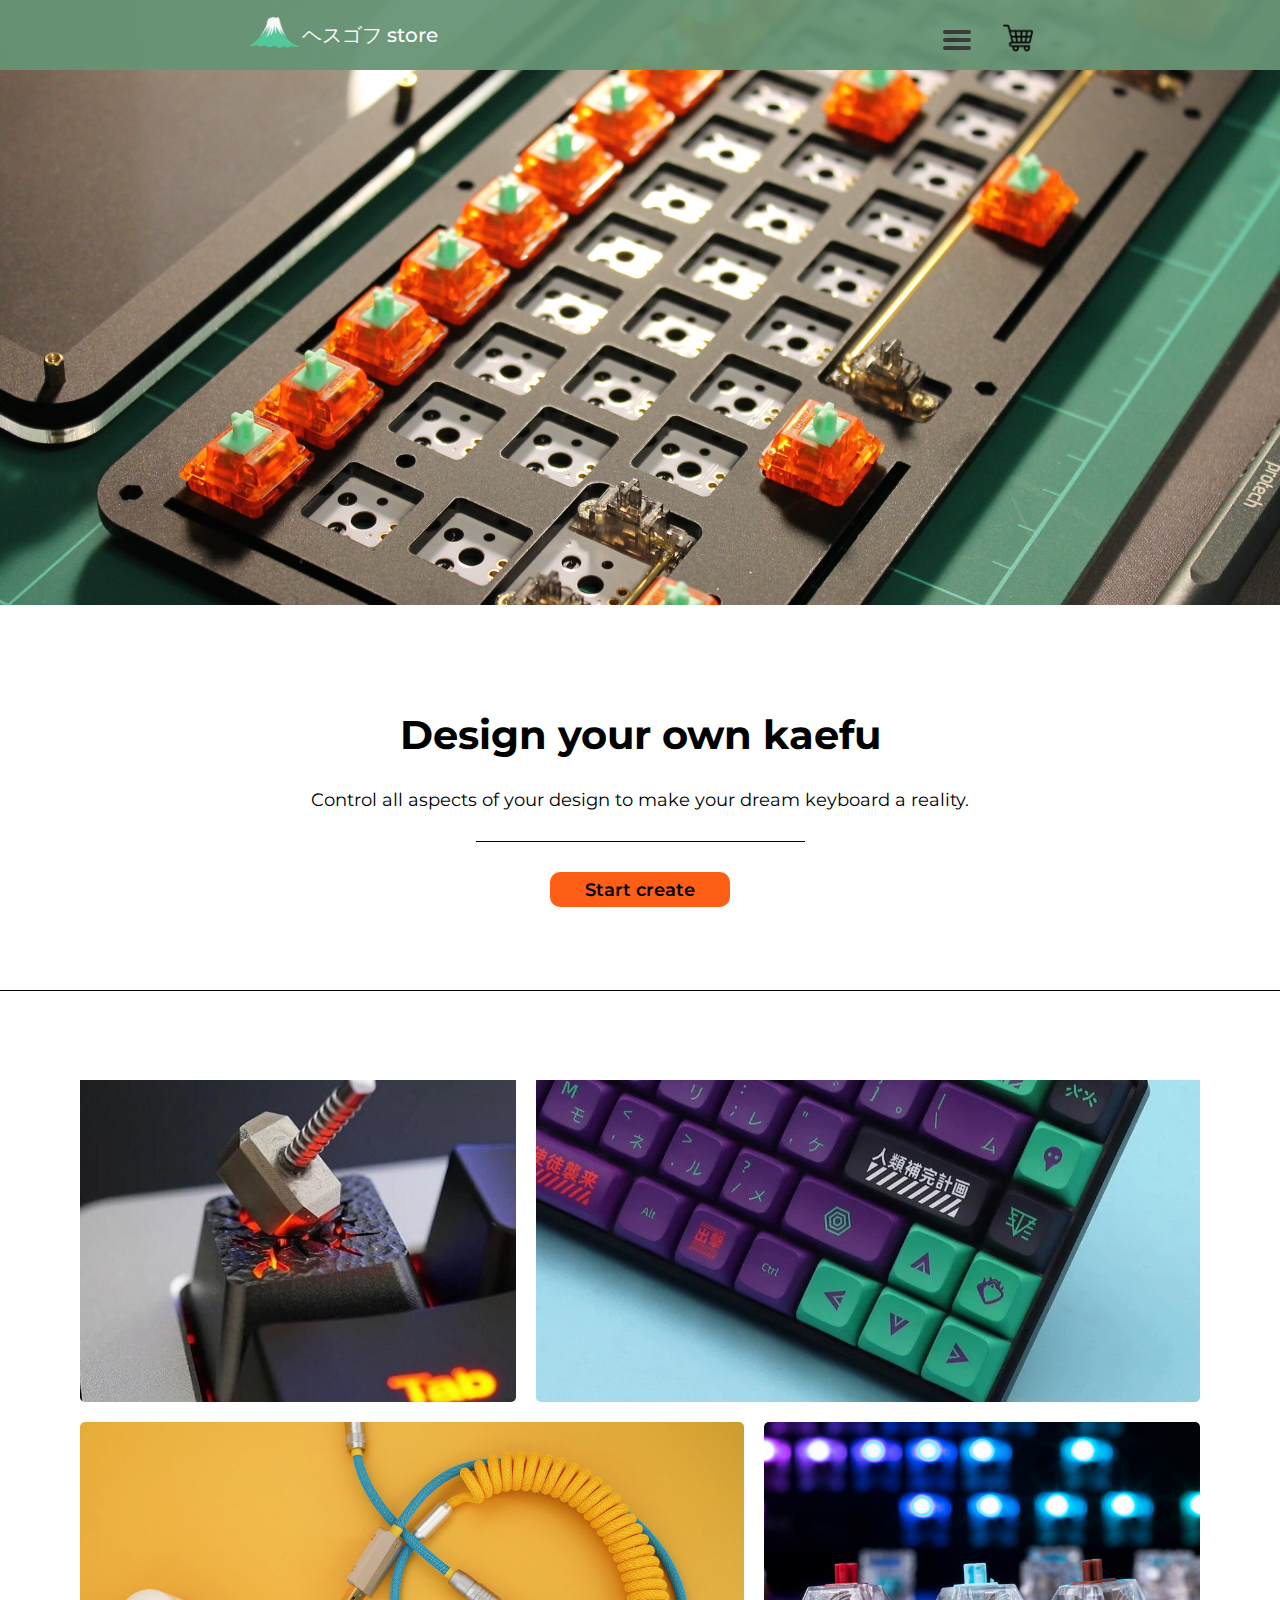
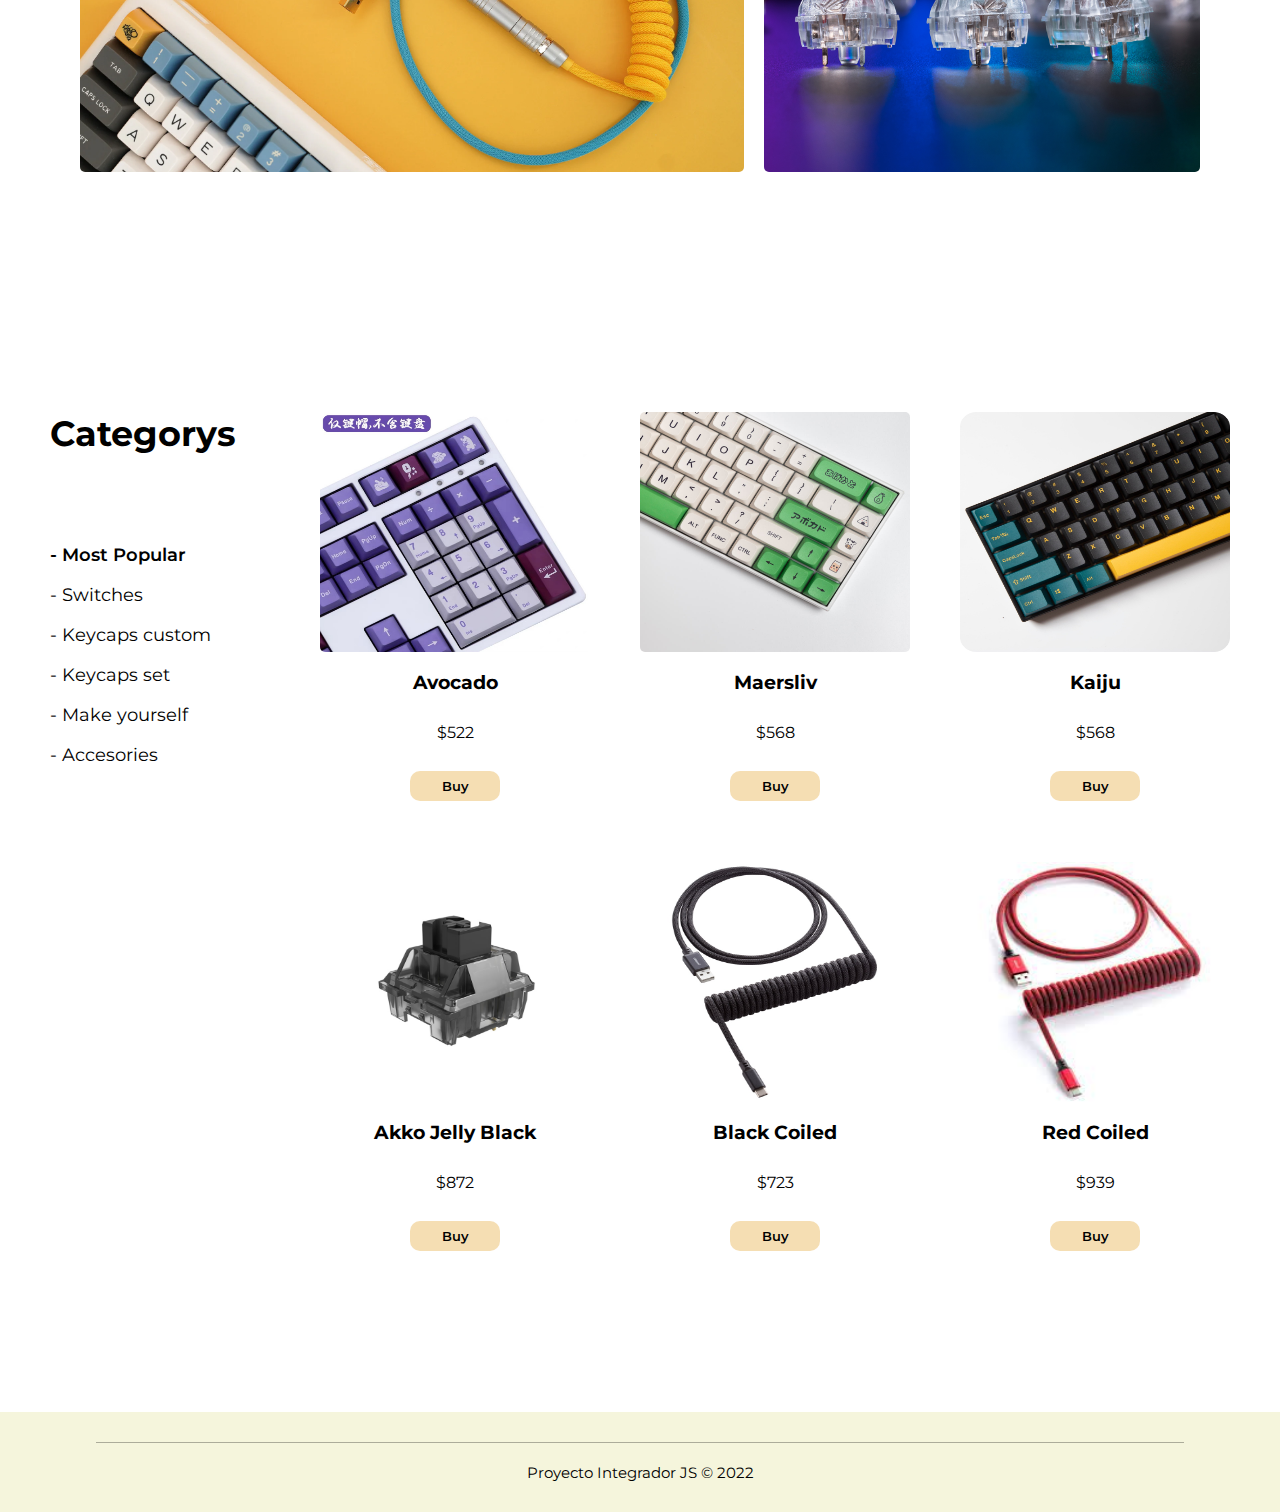
<file: index.html>
<!DOCTYPE html>
<html lang="en">
	<head>
		<meta charset="UTF-8" />
		<meta http-equiv="X-UA-Compatible" content="IE=edge" />
		<meta name="viewport" content="width=device-width, initial-scale=1.0" />
		<title> HOLA NAHIR JEJE</title>
		<link rel="stylesheet" href="assets/style.css" />
	</head>
	<body>
		
		<nav>
			<div class="nav-container">
				<div class="logo">
					<span><img src="assets/icon/fuji.png" alt="" /></span>ヘスゴフ store
				</div>
				<div class="icons-nav">

				
				<div class="hamburger">
					<div class="_layer -top"></div>
					<div class="_layer -mid"></div>
					<div class="_layer -bottom"></div>
				</div>
				<div class="cartIcon">
					<img src="assets/icon/cart.png" alt="">
				  </div>
				<div class="cart">
					<div class="closeButton" id="closeCart">X</div>
					<h2>Your Products</h2>
					<div class="cart-container">
						
					</div>
					<span class="divider"></span>
					<div class="cart-total">
					  <p>Total:</p>
					  <span class="total">$ 0.00</span>
					</div>
					<button class="btn-buy">Comprar</button>
					<button class="btn-delete">Vaciar carrito</button>
					
				  </div>
				 
				</nav>
				<div class="menuppal">
					<div class="closeButton" id="closeMenu">X</div>
					<ul>
						
						<li><a href="#shop">Shop <div class="line"></div></a></li>
						
						<li><a href="login.html">Log In <div class="line"></div></a></li>
						
						<li><a href="register.html">Register <div class="line"></div></a></li>
						
					</ul>
				</div>
			</div>
		</div>
		</nav>

		<div class="portada"></div>
		<div class="hero">
			<h1>Design your own kaefu</h1>
			<h2>
				Control all aspects of your design to make your dream keyboard a
				reality.
			</h2>
			<div class="line"></div>
			<button><a href="#shop">Start create</a></button>
		</div>
		<div class="grid-box" >
			<div class="div1"><h3>Artisan Keycaps</h3></div>
			<div class="div2"><h3>Set of Keycaps</h3></div>
			<div class="div3"><h3>Accesories</h3></div>
			<div class="div4"><h3>Switches</h3></div>
			
		</div>
<div class="shop" id="shop"></div>
		<div class="store-container" >
			<div class="centrarstore">

			
			<div class="categories-container" >
				<h2>Categorys</h2>
				<ul id="categoriesList">
					<li data-category="popular" class="category active">
						- Most Popular
					</li>
					<li data-category="switch" class="category">- Switches</li>
					<li data-category="keycap" class="category">- Keycaps custom</li>
					<li data-category="kit" class="category">- Keycaps set</li>
					<li data-category="craft" class="category">- Make yourself</li>
					<li data-category="accesories" class="category">- Accesories</li>
				</ul>
			</div>
			<div class="products-container">
				<ul id="listItems"></ul>
			</div>
		</div>
		</div>
		<footer>
			<div class="social-media">
				<div class="line-footer"></div>
				<div class="content-footer">
					<h3>Proyecto Integrador JS © 2022</h3>
					<div class="add-modal"></div>
				</div>
			</div>
		</footer>
		<script src="scripts/const.js"></script>
		<script src="scripts/scripts.js"></script>
		
	</body>
</html>
</file>
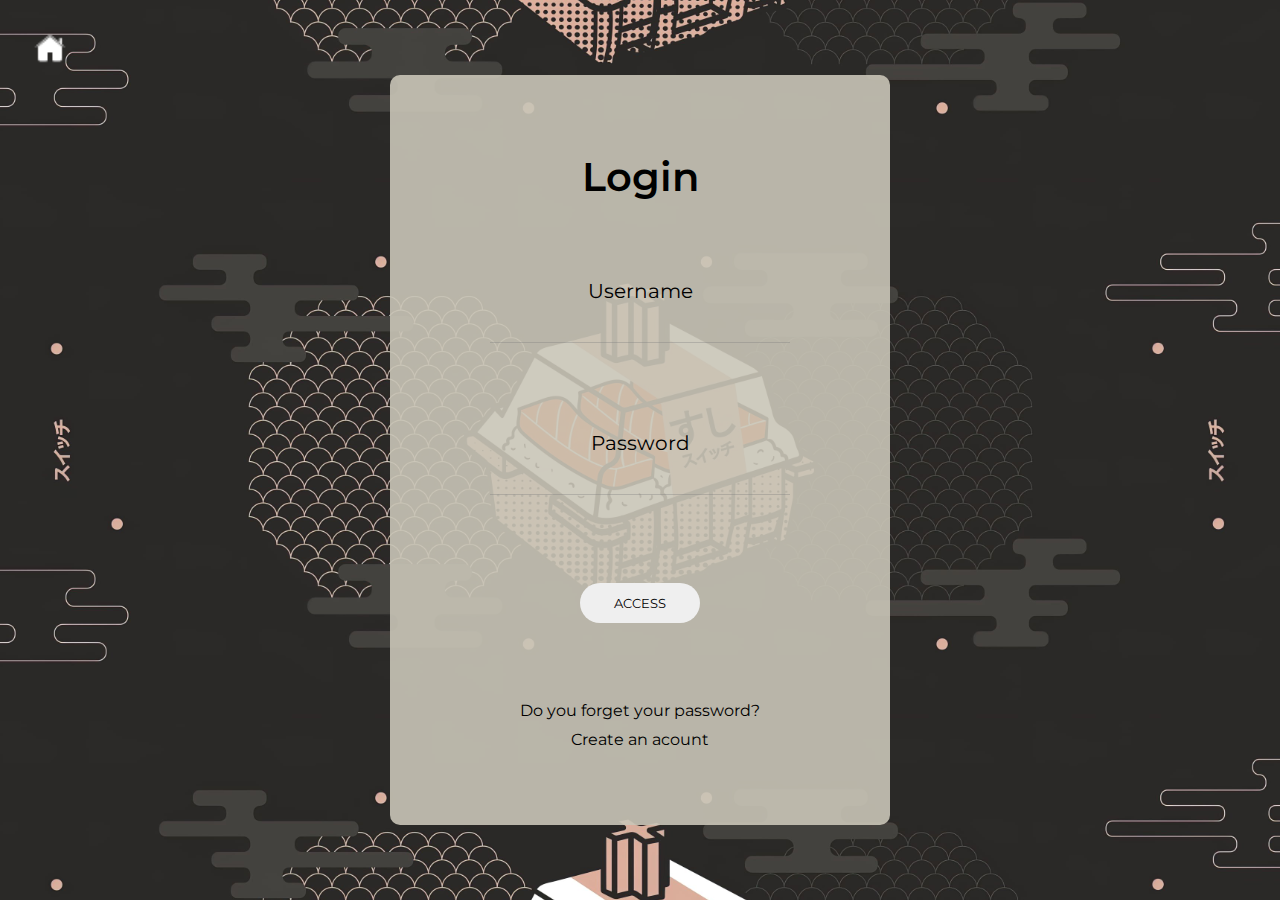
<file: login.html>
<!DOCTYPE html>
<html lang="en">
	<head>
		<meta charset="UTF-8" />
		<meta http-equiv="X-UA-Compatible" content="IE=edge" />
		<meta name="viewport" content="width=device-width, initial-scale=1.0" />
		<title>Document</title>

		<link rel="stylesheet" href="assets/login.css" />
	</head>
	<body>
		<div class="section">
			<div class="home">
				<a href="index.html"><img src="assets/icon/home.png" alt="" /></a>
			</div>
			<div class="login-container">
				<div class="opacity-div"></div>
				<div class="form-log">
					<h1>Login</h1>
					<div class="input">
						<label for="username">Username</label>
						<input type="username" name="" id="username" />
					</div>
					<div class="input">
						<label for="password">Password</label>
						<input type="password" name="password" id="password" />
					</div>
					<button>ACCESS</button>
					<div class="pes">
						<a href="#">Do you forget your password?</a>
						<a href="#">Create an acount</a>
					</div>
				</div>
			</div>
		</div>
	</body>
</html>
</file>
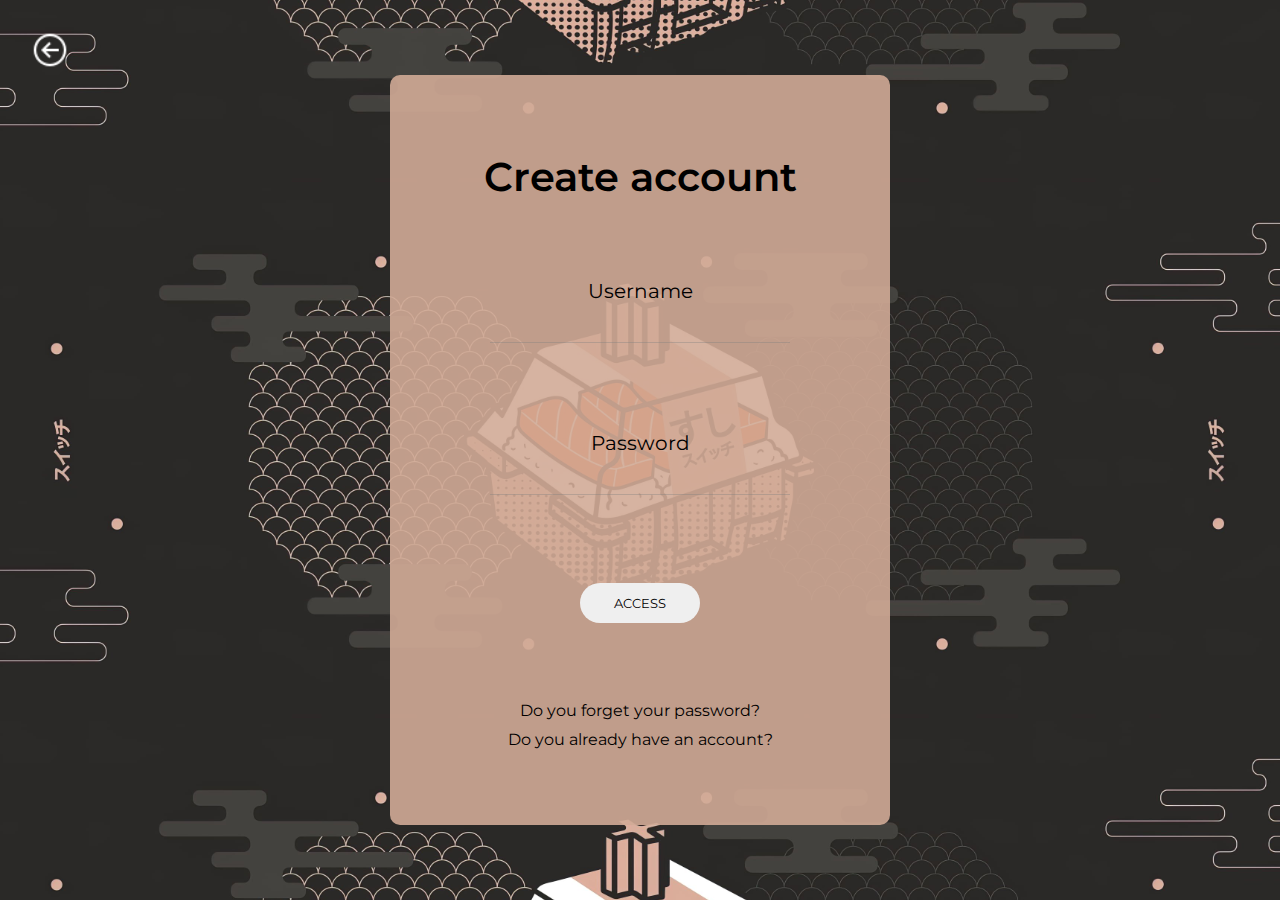
<file: register.html>
<!DOCTYPE html>
<html lang="en">
	<head>
		<meta charset="UTF-8" />
		<meta http-equiv="X-UA-Compatible" content="IE=edge" />
		<meta name="viewport" content="width=device-width, initial-scale=1.0" />
		<title>Document</title>

		<link rel="stylesheet" href="assets/register.css" />
	</head>
	<body>
		<div class="section">
			<div class="home">
				<a href="index.html"
					><img src="assets/icon/arrow.png" alt="go home"
				/></a>
			</div>
			<div class="login-container">
				<div class="opacity-div"></div>
				<div class="form-log">
					<h1>Create account</h1>
					<div class="input">
						<label for="username">Username</label>
						<input type="username" name="" id="username" />
					</div>
					<div class="input">
						<label for="password">Password</label>
						<input type="password" name="password" id="password" />
					</div>
					<button>ACCESS</button>
					<div class="pes">
						<a href="#">Do you forget your password?</a>
						<a href="login.html">Do you already have an account?</a>
					</div>
				</div>
			</div>
		</div>
	</body>
</html>
</file>
<file: assets/style.css>
@import url("https://fonts.googleapis.com/css2?family=Montserrat:ital,wght@0,100;0,200;0,300;0,400;0,500;0,600;0,700;0,800;0,900;1,100;1,200;1,300;1,400;1,500;1,600;1,700;1,800;1,900&display=swap");
* {
	margin: 0%;
	padding: 0%;
	box-sizing: border-box;
	text-decoration: none;
	list-style: none;
	font-family: "Montserrat", sans-serif;
	max-width: 100vw;
}

:root {
	/* bg colors */
	--background: #02050e;
	--primary: #1e50ff;
	--secondary: #272d37;
	--btn-bg: #050d26;
	--bg-azul-10: #e9eeff;
	--bg-white: #fff;
	--bg-electric: #f0fbff;
	--nav-bg: #0f1525;

	/* Text colors */
	--text-gray: #adb9c7;
	--text-white: #f3f4f6;

	/* Decoration */
	--fire: #ff6d00;
	--electric: #64d3ff;
}
button {
	cursor: pointer;
}
body {
	width: 100%;
	display: flex;
	justify-content: center;
	align-items: center;
	flex-direction: column;
	position: relative;
	gap: 100px;
}
.logo {
	display: flex;
	justify-content: center;
	align-items: center;
	flex-direction: row;
}

.logo > span > img {
	width: 55px;
}
.icons-nav {
	display: flex;
	justify-content: center;
	align-items: center;
	flex-direction: row;
	gap: 40px;
}
.cartIcon > img {
	width: 30px;
	padding-top: 10px;
	cursor: pointer;
}
.disabled {
	background-color: var(--text-gray);
	color: white;
	cursor: not-allowed;
	border: none;
}
.disabled:hover {
	background-color: var(--text-gray);
	color: white;
	cursor: not-allowed;
	border: none;
}
.add-modal {
	display: flex;
	align-items: center;
	justify-content: center;
	color: black;
	border-top: 1px solid black;
	background-color: white;

	position: fixed;
	bottom: 0;
	left: 0;
	width: 100%;
	height: 90px;
	transition: all 0.5s ease-out;

	transform: translateY(200%);
}

.active-modal {
	transform: translateY(0);
	transition: all 0.5s ease-in;
}
.open-cart {
	transform: translate3d(0px, 0px, 0px);
	transition: transform 0.35s cubic-bezier(0.05, 1.04, 0.72, 0.98) 0s;
}

.empty-msg {
	color: var(--text-gray);
	font-size: 14px;
}
.cart {
	position: absolute;
	top: 65px;
	right: 0;
	padding: 50px 30px;
	background: #679475;
	border-left: 1px solid var(--nav-bg);
	display: flex;
	flex-direction: column;
	gap: 30px;
	height: calc(100vh - 65px);
	z-index: 2;
	min-width: 375px;
	transform: translate3d(100%, 0px, 0px);
	transition: 0.35s cubic-bezier(0.05, 1.04, 0.72, 0.98) 0s;
}

.cart-container {
	display: flex;
	flex-direction: column;
	gap: 20px;
	overflow-y: auto;
}
.cart-container::-webkit-scrollbar {
	display: none;
}

.cart h2 {
	color: var(--text-white);
	font-size: 20px;
	font-weight: 600;
}
.closeButton {
	position: absolute;
	top: 0%;
	right: 0%;
	font-size: 20px;
	font-weight: 700;
	padding: 20px;
	cursor: pointer;
	color: black;
	z-index: 100;
}
.closeButton:active {
	font-weight: 800;
}
.cart-item {
	display: flex;
	align-items: center;
	justify-content: space-between;
	gap: 20px;
	background-color: #2323234e;
	padding: 20px;
	border: 1px solid #333;
	border-radius: 10px;
}

.cart-item img {
	height: 65px;
	width: 65px;
	border-radius: 10px;
}

.item-info {
	display: flex;
	flex-direction: column;
	min-width: 110px;
}

.item-title {
	color: var(--text-white);
	font-weight: 600;
	font-size: 14px;
}

.item-price {
	background-clip: text;
	background-color: white;
	color: transparent;
	-webkit-background-clip: text;
	font-size: 16px;
	font-weight: 800;
}

.item-handler {
	display: flex;
	align-items: center;
	justify-content: center;
	gap: 20px;
}

.quantity-handler {
	display: flex;
	justify-content: center;
	align-items: center;
	padding: 2px 8px;
	border-radius: 5px;
	color: var(--text-white);
	font-weight: 400;
}

.item-quantity {
	color: var(--text-gray);
}
.quantity-handler {
	transition: all 0.2s ease-in;
}

.quantity-handler:hover {
	cursor: pointer;
	background-color: white;
	color: black;
	transition: all 0.2s ease-in;
}

/*Botones comprar(carrito) y add(producto) y BENUCBER(Hero)*/
.btn-add {
	transition: all 0.2s ease-out;
}

.up,
.down {
	border: 1px solid #333;
	background-color: var(--secondary);
}

.divider {
	margin-top: 20px;
	border: 0.5px solid 333;
	width: 100%;
}

.cart-total {
	display: flex;
	justify-content: space-between;
	align-items: baseline;
	width: 100%;
}

.cart-total p {
	color: black;
	font-weight: 700;
}

.cart-total span {
	color: white;
	font-weight: 400;
	font-size: 18px;
}

/*Toggle del carro*/
.open-cart {
	transform: translate(0%);
}
.btn-add,
.btn-buy,
.btn-delete {
	cursor: pointer;
	color: black;
	border-radius: 10px;
	border: none;
	transition: 0.3s all ease-out;
	background: white;
}
.btn-buy,
.btn-delete {
	padding: 10px 35px;
}
.btn-add:hover,
.btn-buy:hover,
.btn-delete:hover {
	border: 1px solid black;
}
.empty-msg {
	color: var(--text-gray);
	font-size: 18px;
}
.hamburger {
	background-color: transparent;

	height: 30px;
	width: 30px;
	padding: 10px;
	transform: translate3d(0, 0, 0);
	transition: transform 0.25s cubic-bezier(0.05, 1.04, 0.72, 0.98);
	z-index: 1002;
	cursor: pointer;
	user-select: none;
}
.hamburger.is-active {
	background-color: none;
}
._layer {
	background: #333333;
	margin-bottom: 4px;
	border-radius: 2px;
	width: 28px;
	height: 4px;
	opacity: 1;

	transform: translate3d(0, 0, 0);
	transition: all 0.25s cubic-bezier(0.05, 1.04, 0.72, 0.98);
}
.hamburger:hover .-top {
	transform: translateY(-100%);
}
.hamburger:hover .-bottom {
	transform: translateY(100%);
}

.menuppal.is_active {
	transform: translate3d(0px, 0px, 0px);
}
.menuppal {
	background-color: rgb(207 233 189);
	bottom: 0;
	left: 0;
	top: 0;
	height: 100%;
	width: 30%;
	position: fixed;
	transform: translate3d(-100%, 0px, 0px);
	transition: transform 0.35s cubic-bezier(0.05, 1.04, 0.72, 0.98) 0s;
	z-index: 20;
	border-radius: 5px;
	justify-content: center;
	align-items: center;
	display: flex;
	/* box-shadow: 3px 0px 3px 1px rgba(0, 0, 0, 0.75); */
}
.menuppal ul {
	margin: 0;
	padding: 0;
}
.menuppal ul li {
	list-style: none;
	text-align: center;
	font-family: Verdana, Arial, Helvetica;
	color: white;
	font-size: 1.5rem;
	line-height: 3em;
	height: 3em;
	color: black;
	font-weight: bold;
	padding: 60px;
}

.menuppal ul li a {
	text-decoration: none;
	color: black;
}
.menuppal ul li a:hover {
	text-decoration: underline;
	color: #333;
}
nav {
	width: 100%;
	height: 70px;
	position: fixed;
	top: 0%;
	left: 0%;
	display: flex;
	justify-content: center;
	z-index: 10;
	background-color: #679475;
	opacity: 95%;
}
.nav-container {
	max-width: 1800px;
	width: 100%;
	height: 100%;
	display: flex;
	align-items: center;
	justify-content: space-around;
	flex-direction: row;
	color: white;
	z-index: 10;
}
.logo {
	font-size: 20px;
	font-weight: 500;
}
.nav-container > ul {
	display: flex;
	flex-direction: row;
	align-items: center;
	justify-content: center;
	gap: 15px;
	font-weight: 600;
}

.nav-container > ul > li:hover {
	font-weight: 600;
}
.nav-container > ul > li > button {
	width: 90px;
	height: 25px;
	border-radius: 10px;
	cursor: pointer;
	font-weight: 600;
}
.nav-container > ul > li > button:hover {
	background-color: black;
	border: white 1px solid;
	color: white;
}
/* PORTADA */
.portada {
	width: 100%;
	height: calc(75vh - 70px);
	display: flex;
	justify-content: center;
	align-items: center;
	flex-direction: column;
	background-image: url(img/build.jfif);
	background-position: center;
	background-size: cover;
	background-repeat: no-repeat;
	/* filter: blur(1px);
	position: relative; */
	background-attachment: fixed;
}

/* HEROOOOOOOO */
.hero {
	display: flex;
	height: 23vh;
	align-items: center;
	justify-content: center;
	flex-direction: column;
	gap: 30px;
	padding: 5px;
}
.line {
	width: 50%;
	padding: 0.5px;
	margin: 0% auto;
	background-color: black;
}
.hero > h1 {
	font-size: min(40px, 7vw);
}
.hero > h2 {
	font-weight: 400;
	font-size: 18px;
}
.hero > button {
	width: 180px;
	height: 35px;
	border: none;
	background-color: #ff5e16;
	border-radius: 10px;
	cursor: pointer;
}
.hero > button > a {
	font-size: 18px;
	font-weight: 600;
	color: black;
}

/* GRID SECTION */
.grid-box {
	display: grid;
	width: 1200px;
	height: 800px;
	grid-template-columns: repeat(5, 1fr);
	grid-template-rows: repeat(6, 1fr);
	grid-column-gap: 20px;
	grid-row-gap: 20px;
	padding: 40px;
}
.grid-box > div {
	background-size: cover;
	background-position: center;
	background-repeat: no-repeat;
	border-radius: 5px;
	text-align: center;
	overflow: hidden;
}
.div1 {
	grid-area: 1 / 1 / 4 / 3;
	background-image: url(img/keycap.jpg);
}
.div2 {
	grid-area: 1 / 3 / 4 / 6;
	background-image: url(img/keycapTematic.webp);
}
.div3 {
	grid-area: 4 / 1 / 7 / 4;
	background-image: url(img/accesorios.webp);
}
.div4 {
	grid-area: 4 / 4 / 7 / 6;
	background-image: url(img/teclitas.jpg);
}
.grid-box > div > h3 {
	text-align: center;
	padding: 10%;
	font-size: 35px;
	color: white;
	height: 100%;
	width: 100%;
	opacity: 0;
	transition: 0.3s ease-in-out;
}

.grid-box > div:hover h3 {
	transition: 0.3s ease-in-out;
	opacity: 1;
	backdrop-filter: brightness(60%);
}

/* TIENDA */
.store-container {
	max-width: 1400px;
	width: 100%;
	height: auto;
	display: flex;
	flex-direction: row;
}
.centrarstore {
	display: flex;
	justify-content: center;
}
.categories-container {
	width: 25%;
	height: 100%;
	padding-left: 50px;
	padding-bottom: 50px;
}
.categories-container > h2 {
	font-size: 35px;
	margin-bottom: 80px;
}
.categories-container > ul > li {
	line-height: 40px;
	font-size: 18px;
}
.products-container {
	width: 75%;
	height: auto;
	display: flex;
	justify-content: center;
	align-items: center;
	flex-wrap: wrap;
}
.products-container > ul {
	flex-direction: row;
	display: flex;
	gap: 50px;
	flex-wrap: wrap;
}
.products-container > ul > li {
	width: 270px;
	height: 400px;

	border-radius: 5px;
}
.products-container > ul > li > img {
	width: 100%;
	height: 60%;
	border-radius: 5px;
	transform: scale(1);

	transition: 0.3s ease-in-out;
}
.products-container > ul > li > img:hover {
	transform: scale(1.08);
}
.info-item {
	width: 100%;
	height: 40%;
	display: flex;
	justify-content: space-around;
	align-items: center;
	flex-direction: column;
}
#btnBuy {
	width: 90px;
	height: 30px;
	font-weight: 600;
	border-radius: 10px;
	background-color: wheat;
	border: none;
	text-align: center;
}
#btnBuy:hover {
	width: 92px;
	height: 32px;
}
#btnBuy:active {
	width: 80px;
	height: 25px;
}
.active {
	font-weight: 600;
}

footer {
	margin-top: 50px;
	width: 100%;
	height: 100px;
	background-color: beige;
	display: flex;
	justify-content: center;
	align-items: center;
}
.social-media {
	height: 60%;
	width: 100%;
	display: flex;
	justify-content: center;
	align-items: center;
	flex-direction: column;
	gap: 20px;
}
.line-footer {
	width: 85%;
	height: 1px;
	background-color: black;
	filter: opacity(30%);
}
.content-footer > h3 {
	font-size: 15px;
	font-weight: 400;
}

@media only screen and (max-width: 768px) {
	.cart-item img {
		height: 55px;
		width: 55px;
	}
	.item-title {
		font-size: 12px;
	}
	.item-bid {
		font-size: 1000px;
	}
	.item-price {
		font-size: 14px;
	}
	.item-handler {
		gap: 15px;
	}
	.quantity-handler {
		padding: 1px 7px;
	}
	.cart {
		width: 100vw;
		left: 0%;
	}
}

@media only screen and (max-width: 992px) {
	.menuppal {
		width: 100%;
	}
	.portada {
		height: 100vh;
	}
	.hero {
		text-align: center;
	}
	.nav-container > ul {
		display: none;
	}
	.grid-box > div {
		height: 15vh;
	}
	.grid-box {
		height: auto;
		display: grid;
		grid-template-columns: 1fr;
		grid-template-rows: repeat(4, 1fr);
		grid-column-gap: 0px;
		grid-row-gap: 15px;
	}

	.div1 {
		grid-area: 1 / 1 / 2 / 2;
	}
	.div2 {
		grid-area: 2 / 1 / 3 / 2;
	}
	.div3 {
		grid-area: 3 / 1 / 4 / 2;
	}
	.div4 {
		grid-area: 4 / 1 / 5 / 2;
	}
	.grid-box > div > h3 {
		font-size: 20px;
	}
	.categories-container {
		width: 80%;
		margin-bottom: 50px;
		text-align: center;
		padding-left: 0%;
	}
	.centrarstore {
		flex-direction: column;
		align-items: center;
	}
	.store-container {
		height: auto;
		flex-direction: column;
		justify-content: center;
		align-items: center;
	}
	#listItems {
		display: flex;
		justify-content: center;
		align-items: center;
	}
	#listItems > li > img {
		width: 100%;
		height: auto;
	}
	.info-item {
		text-align: center;
	}
}
</file>
<file: assets/login.css>
@import url("https://fonts.googleapis.com/css2?family=Montserrat:ital,wght@0,100;0,200;0,300;0,400;0,500;0,600;0,700;0,800;0,900;1,100;1,200;1,300;1,400;1,500;1,600;1,700;1,800;1,900&display=swap");
* {
	margin: 0%;
	padding: 0%;
	box-sizing: border-box;
	text-decoration: none;
	list-style: none;
	font-family: "Montserrat", sans-serif;
	max-width: 100vw;
}
html {
	scroll-behavior: smooth;
}
.section {
	width: 100vw;
	height: 100vh;
	background-image: url("./login/portada.jpg");
	background-position: center;
	background-size: contain;
	display: flex;
	justify-content: center;
	align-items: center;
	flex-direction: column;
}

.login-container {
	position: relative;
	display: flex;
	justify-content: center;
	align-items: center;
	flex-direction: column;
	width: 100%;
	max-width: 500px;
	height: 750px;
	overflow: hidden;
	border-radius: 10px;
}
.img {
	border-radius: 50%;
	width: 70%;
	height: 40%;
	border: 1px solid black;
}
.form-log {
	width: 80%;
	height: 90%;
	display: flex;
	justify-content: space-around;
	align-items: center;
	flex-direction: column;
	z-index: 5;
}
h1 {
	font-weight: 600;
	font-size: 40px;
}
.input {
	display: flex;
	flex-direction: column;
	justify-content: center;
	align-items: center;
}
label {
	font-size: 20px;
}
input {
	width: 300px;
	height: 40px;
	border: none;
	margin-bottom: 10px;
	font-size: 12px;
	line-height: 25px;
	border: none;
	background-color: transparent;
	border-bottom: 1px solid #8080805e;
	font-size: 15px;
}
input:focus {
	outline: none;
}
button {
	width: 120px;
	height: 40px;
	border-radius: 20px;
	border: none;
	cursor: pointer;
	transition: all 0.5s ease;
}
button:hover {
	font-weight: 600;
	width: 125px;
	border-radius: 5px;
	transition: all 0.5s ease;
}
.pes {
	display: flex;
	justify-content: center;
	align-items: center;
	flex-direction: column;
	gap: 10px;
}
.pes > a {
	color: black;
}
.home {
	position: absolute;
	z-index: 10;
	top: 0%;
	left: 0%;
	padding: 30px;
}
img {
	width: 40px;
	height: 40px;
}
.opacity-div {
	position: absolute;
	width: 100%;
	height: 100%;
	filter: opacity(90%);
	background-color: #c9c5b7;
}
@media only screen and (max-width: 700px) {
	.login-container {
		width: 90vw;
		height: 90%;
	}
}
</file>
<file: assets/register.css>
@import url("https://fonts.googleapis.com/css2?family=Montserrat:ital,wght@0,100;0,200;0,300;0,400;0,500;0,600;0,700;0,800;0,900;1,100;1,200;1,300;1,400;1,500;1,600;1,700;1,800;1,900&display=swap");
* {
	margin: 0%;
	padding: 0%;
	box-sizing: border-box;
	text-decoration: none;
	list-style: none;
	font-family: "Montserrat", sans-serif;
	max-width: 100vw;
}
html {
	scroll-behavior: smooth;
}
.section {
	width: 100vw;
	height: 100vh;
	background-image: url("./login/portada.jpg");
	background-position: center;
	background-size: contain;
	display: flex;
	justify-content: center;
	align-items: center;
	flex-direction: column;
}

.login-container {
	position: relative;
	display: flex;
	justify-content: center;
	align-items: center;
	flex-direction: column;
	width: 100%;
	max-width: 500px;
	height: 750px;
	overflow: hidden;
	border-radius: 10px;
}
.img {
	border-radius: 50%;
	width: 70%;
	height: 40%;
	border: 1px solid black;
}
.form-log {
	width: 80%;
	height: 90%;
	display: flex;
	justify-content: space-around;
	align-items: center;
	flex-direction: column;
	z-index: 5;
}
h1 {
	font-weight: 600;
	font-size: 40px;
}
.input {
	display: flex;
	flex-direction: column;
	justify-content: center;
	align-items: center;
}
label {
	font-size: 20px;
}
input {
	width: 300px;
	height: 40px;
	border: none;
	margin-bottom: 10px;
	font-size: 12px;
	line-height: 25px;
	border: none;
	background-color: transparent;
	border-bottom: 1px solid #8080805e;
	font-size: 15px;
}
input:focus {
	outline: none;
}
button {
	width: 120px;
	height: 40px;
	border-radius: 20px;
	border: none;
	cursor: pointer;
	transition: all 0.5s ease;
}
button:hover {
	font-weight: 600;
	width: 125px;
	border-radius: 5px;
	transition: all 0.5s ease;
}

.pes {
	display: flex;
	justify-content: center;
	align-items: center;
	flex-direction: column;
	gap: 10px;
}
.pes > a {
	color: black;
}
.pes > a:hover {
	text-decoration: underline;
}

.home {
	position: absolute;
	z-index: 10;
	top: 0%;
	left: 0%;
	padding: 30px;
}
img {
	width: 40px;
	height: 40px;
}
.opacity-div {
	position: absolute;
	width: 100%;
	height: 100%;
	filter: opacity(90%);
	background-color: #d1aa96;
}
@media only screen and (max-width: 700px) {
	.login-container {
		width: 90vw;
		height: 90%;
	}
}
</file>
